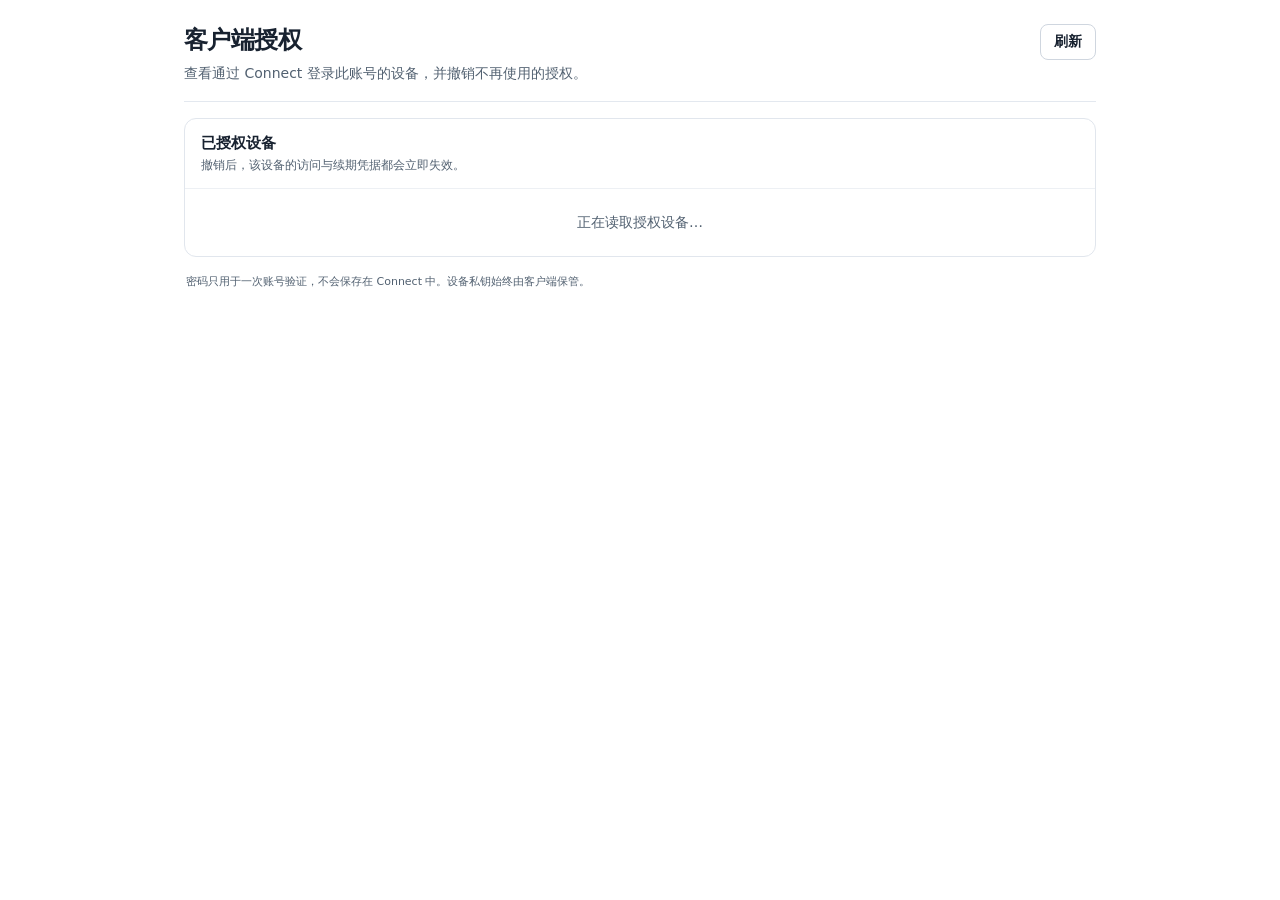
<file: zboard/ui/account/index.html>
<!doctype html>
<html lang="zh-CN">
<head>
  <meta charset="utf-8">
  <meta name="viewport" content="width=device-width,initial-scale=1">
  <title>Connect 客户端授权</title>
  <link rel="stylesheet" href="../style.css">
</head>
<body>
  <main>
    <header class="page-heading compact">
      <div>
        <h1>客户端授权</h1>
        <p>查看通过 Connect 登录此账号的设备，并撤销不再使用的授权。</p>
      </div>
      <button id="refresh" type="button">刷新</button>
    </header>

    <section id="notice" class="notice" role="status" hidden>
      <div class="notice-mark" aria-hidden="true">i</div>
      <div><strong id="notice-title"></strong><p id="notice-detail"></p></div>
    </section>

    <section class="panel">
      <header><h2>已授权设备</h2><p>撤销后，该设备的访问与续期凭据都会立即失效。</p></header>
      <div id="devices" class="device-list" aria-live="polite">
        <p class="empty">正在读取授权设备…</p>
      </div>
    </section>

    <p class="footnote">密码只用于一次账号验证，不会保存在 Connect 中。设备私钥始终由客户端保管。</p>
  </main>
  <script>
    (() => {
      const token = new URLSearchParams(location.hash.slice(1)).get('bridge_token');
      let next = 1;
      const pending = new Map();
      const $ = id => document.getElementById(id);

      addEventListener('message', event => {
        const value = event.data;
        if (event.source !== parent || !value || value.source !== 'zboard-plugin-host' || value.bridge_token !== token) return;
        const item = pending.get(value.request_id);
        if (!item) return;
        pending.delete(value.request_id);
        value.ok ? item.resolve(value.result) : item.reject(new Error(value.error || '宿主拒绝请求'));
      });

      function call(type, payload = {}) {
        return new Promise((resolve, reject) => {
          const request_id = `connect-${next++}`;
          pending.set(request_id, {resolve, reject});
          parent.postMessage({source:'zboard-plugin-ui', bridge_token:token, request_id, type, ...payload}, '*');
        });
      }

      function resize() {
        parent.postMessage({source:'zboard-plugin-ui', bridge_token:token, type:'ui.resize', height:document.documentElement.scrollHeight}, '*');
      }

      function notice(title, detail, error = false) {
        $('notice').hidden = false;
        $('notice').classList.toggle('error', error);
        $('notice-title').textContent = title;
        $('notice-detail').textContent = detail;
        resize();
      }

      function time(value) {
        if (!value) return '—';
        return new Date(value * 1000).toLocaleString();
      }

      function render(items) {
        $('devices').replaceChildren();
        if (!items.length) {
          const empty = document.createElement('p');
          empty.className = 'empty';
          empty.textContent = '当前账号还没有 Connect 授权设备。';
          $('devices').append(empty);
          resize();
          return;
        }
        for (const item of items) {
          const row = document.createElement('article');
          row.className = 'device-row';
          const info = document.createElement('div');
          const title = document.createElement('strong');
          title.textContent = item.device_name || '未命名设备';
          const meta = document.createElement('p');
          meta.textContent = `授权于 ${time(item.authorized_at)} · 最近活动 ${time(item.last_seen_at)}`;
          const source = document.createElement('small');
          source.textContent = `来源标识 ${item.source_id}`;
          info.append(title, meta, source);
          const action = document.createElement('button');
          action.type = 'button';
          action.textContent = item.revoked ? '已撤销' : '撤销';
          action.disabled = item.revoked === true;
          action.addEventListener('click', async () => {
            action.disabled = true;
            action.textContent = '正在撤销…';
            try {
              const result = await call('page.call', {action:'devices.revoke', payload:{device_id:item.device_id}});
              if (!result.revoked) throw new Error('revoke failed');
              await load();
              notice('授权已撤销', '该设备需要重新使用账号密码授权后才能连接。');
            } catch (error) {
              action.disabled = false;
              action.textContent = '撤销';
              notice('撤销失败', '授权状态可能已变化，请刷新后重试。', true);
            }
          });
          row.append(info, action);
          $('devices').append(row);
        }
        resize();
      }

      async function load() {
        $('refresh').disabled = true;
        try {
          const result = await call('page.call', {action:'devices.list', payload:{}});
          if (result.error) throw new Error(result.error);
          render(Array.isArray(result.devices) ? result.devices : []);
        } catch (error) {
          notice('无法读取设备', 'Connect 可能尚未启用，或扩展会话已经失效。', true);
        } finally {
          $('refresh').disabled = false;
        }
      }

      $('refresh').addEventListener('click', load);
      call('context.load').then(() => {
        parent.postMessage({source:'zboard-plugin-ui', bridge_token:token, request_id:`ready-${next++}`, type:'plugin.ready'}, '*');
        return load();
      }).catch(() => notice('页面不可用', '扩展会话已经失效，请重新加载。', true));
    })();
  </script>
</body>
</html>
</file>
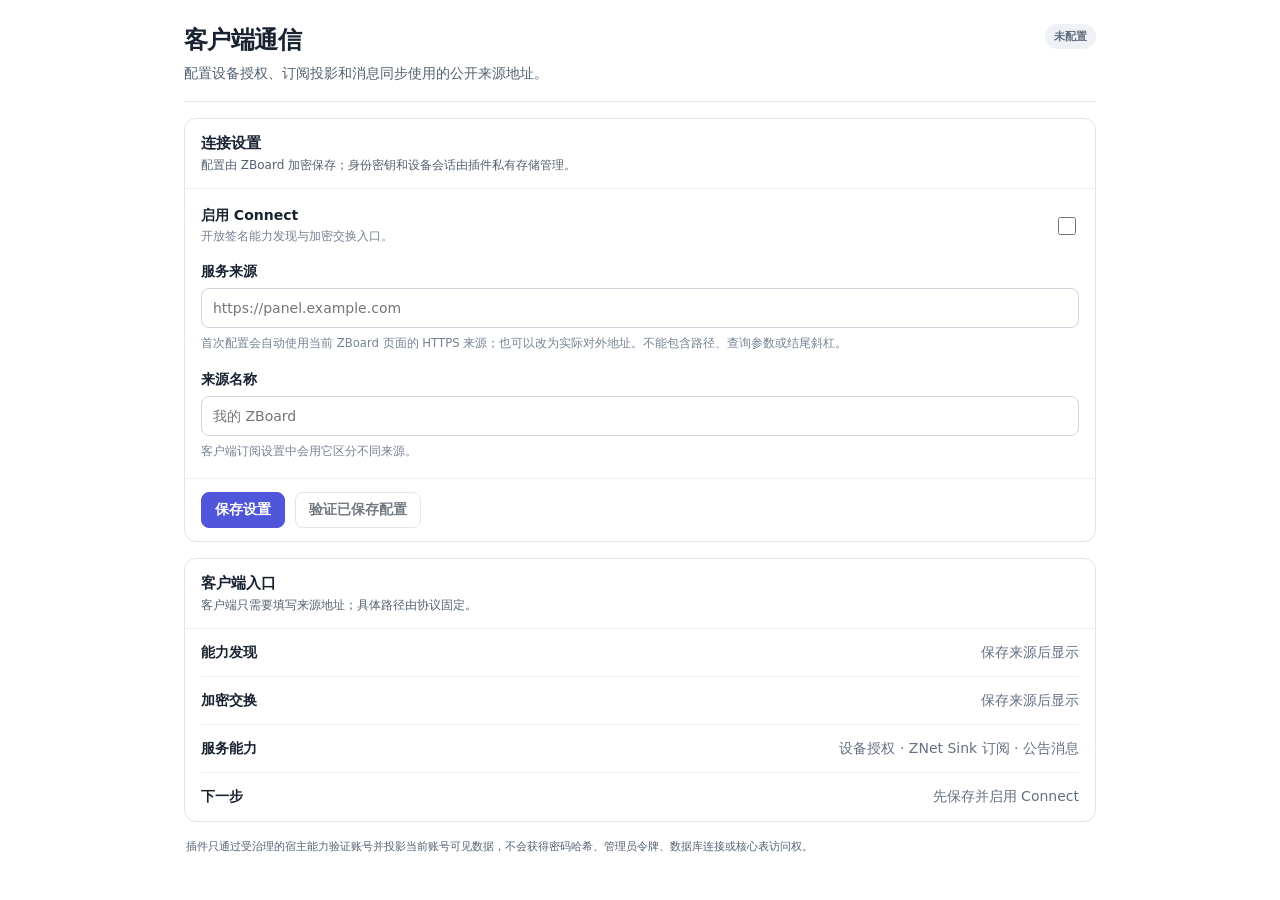
<file: zboard/ui/admin/index.html>
<!doctype html>
<html lang="zh-CN">
<head>
  <meta charset="utf-8">
  <meta name="viewport" content="width=device-width,initial-scale=1">
  <title>Connect 客户端通信</title>
  <link rel="stylesheet" href="../style.css">
</head>
<body>
  <main>
    <header class="page-heading compact">
      <div>
        <h1>客户端通信</h1>
        <p>配置设备授权、订阅投影和消息同步使用的公开来源地址。</p>
      </div>
      <span id="status" class="status-pill">未配置</span>
    </header>

    <section id="notice" class="notice" role="status" hidden>
      <div class="notice-mark" aria-hidden="true">i</div>
      <div><strong id="notice-title"></strong><p id="notice-detail"></p></div>
    </section>

    <form id="settings" class="panel form-panel">
      <header><h2>连接设置</h2><p>配置由 ZBoard 加密保存；身份密钥和设备会话由插件私有存储管理。</p></header>
      <div class="form-body">
        <label class="switch-row">
          <span><strong>启用 Connect</strong><small>开放签名能力发现与加密交换入口。</small></span>
          <input id="enabled" type="checkbox">
        </label>
        <label class="field">
          <span>服务来源</span>
          <input id="provider-id" type="url" inputmode="url" autocomplete="off" spellcheck="false" placeholder="https://panel.example.com" required>
          <small>首次配置会自动使用当前 ZBoard 页面的 HTTPS 来源；也可以改为实际对外地址。不能包含路径、查询参数或结尾斜杠。</small>
        </label>
        <label class="field">
          <span>来源名称</span>
          <input id="display-name" type="text" maxlength="80" autocomplete="off" placeholder="我的 ZBoard">
          <small>客户端订阅设置中会用它区分不同来源。</small>
        </label>
      </div>
      <footer class="form-actions">
        <button id="save" class="primary" type="button">保存设置</button>
        <button id="test" type="button" disabled>验证已保存配置</button>
        <span id="progress" aria-live="polite"></span>
      </footer>
    </form>

    <section class="panel">
      <header><h2>客户端入口</h2><p>客户端只需要填写来源地址；具体路径由协议固定。</p></header>
      <dl class="status-list">
        <div><dt>能力发现</dt><dd id="capabilities-url">保存来源后显示</dd></div>
        <div><dt>加密交换</dt><dd id="exchange-url">保存来源后显示</dd></div>
        <div><dt>服务能力</dt><dd>设备授权 · ZNet Sink 订阅 · 公告消息</dd></div>
        <div><dt>下一步</dt><dd id="next-step">先保存并启用 Connect</dd></div>
      </dl>
    </section>

    <p class="footnote">插件只通过受治理的宿主能力验证账号并投影当前账号可见数据，不会获得密码哈希、管理员令牌、数据库连接或核心表访问权。</p>
  </main>
  <script>
    (() => {
      const token = new URLSearchParams(location.hash.slice(1)).get('bridge_token');
      let next = 1;
      let revision = 0;
      let configured = false;
      let busy = false;
      let dirty = false;
      const pending = new Map();
      const $ = id => document.getElementById(id);

      addEventListener('message', event => {
        const value = event.data;
        if (event.source !== parent || !value || value.source !== 'zboard-plugin-host' || value.bridge_token !== token) return;
        const item = pending.get(value.request_id);
        if (!item) return;
        pending.delete(value.request_id);
        value.ok ? item.resolve(value.result) : item.reject(new Error(value.error || '宿主拒绝请求'));
      });

      function call(type, payload = {}) {
        return new Promise((resolve, reject) => {
          const request_id = `connect-${next++}`;
          pending.set(request_id, {resolve, reject});
          parent.postMessage({source:'zboard-plugin-ui', bridge_token:token, request_id, type, ...payload}, '*');
        });
      }

      function setBusy(nextBusy, text = '') {
        updateActions(nextBusy);
        window.requestAnimationFrame(resize);
        $('progress').textContent = text;
      }

      function updateActions(nextBusy = busy) {
        busy = nextBusy;
        $('save').disabled = busy;
        $('test').disabled = busy || !configured || dirty;
      }

      function showNotice(title, detail, error = false) {
        $('notice').hidden = false;
        $('notice').classList.toggle('error', error);
        $('notice-title').textContent = title;
        $('notice-detail').textContent = detail;
        resize();
      }

      function renderEndpoint() {
        const origin = $('provider-id').value.trim().replace(/\/$/, '');
        $('capabilities-url').textContent = origin ? `${origin}/.well-known/zerodenet-connect/v1/capabilities` : '保存来源后显示';
        $('exchange-url').textContent = origin ? `${origin}/.well-known/zerodenet-connect/v1/exchange` : '保存来源后显示';
      }

      function normalizedOrigin(value) {
        let url;
        try {
          url = new URL(value);
        } catch {
          throw new Error('服务来源必须是完整的 HTTPS 地址。');
        }
        if (url.protocol !== 'https:') throw new Error('服务来源必须使用 HTTPS。');
        if (url.username || url.password || (url.pathname && url.pathname !== '/') || url.search || url.hash) {
          throw new Error('服务来源只能填写站点来源，不能包含账号、路径、查询参数或锚点。');
        }
        return url.origin;
      }

      function currentSiteOrigin(context) {
        const candidates = [context && context.site_url, location.href];
        for (const candidate of candidates) {
          if (typeof candidate !== 'string' || !candidate) continue;
          try {
            const origin = new URL(candidate).origin;
            if (origin.startsWith('https://')) return origin;
          } catch {}
        }
        return '';
      }

      function configFromForm() {
        return {
          enabled: $('enabled').checked,
          provider_id: normalizedOrigin($('provider-id').value.trim()),
          display_name: $('display-name').value.trim() || 'ZBoard'
        };
      }

      function sameConfig(left, right) {
        return left.enabled === right.enabled &&
          left.provider_id === right.provider_id &&
          left.display_name === right.display_name;
      }

      function applyView(view, context = {}) {
        revision = view.revision || 0;
        configured = view.configured === true;
        const config = view.config || {};
        $('enabled').checked = configured && config.enabled === true;
        $('provider-id').value = configured && typeof config.provider_id === 'string'
          ? config.provider_id
          : currentSiteOrigin(context);
        $('display-name').value = configured && typeof config.display_name === 'string'
          ? config.display_name
          : 'ZBoard';
        dirty = false;
        $('status').textContent = !configured ? '未配置' : config.enabled ? '已启用' : '已停用';
        $('status').className = `status-pill ${configured && config.enabled ? 'success' : ''}`;
        $('next-step').textContent = configured && config.enabled
          ? `在 ZNet Sink 的 Connect 管理页添加来源：${config.provider_id}`
          : configured
            ? '当前配置已保存；启用 Connect 后客户端才可连接'
            : '确认来源地址，启用 Connect 并保存';
        renderEndpoint();
        updateActions(false);
      }

      function markDirty() {
        if (busy) return;
        dirty = true;
        $('status').textContent = '有未保存更改';
        $('status').className = 'status-pill warning';
        $('next-step').textContent = '保存当前更改后再到客户端添加来源';
        updateActions(false);
      }

      function resize() {
        parent.postMessage({source:'zboard-plugin-ui', bridge_token:token, type:'ui.resize', height:document.documentElement.scrollHeight}, '*');
      }

      $('provider-id').addEventListener('input', () => { renderEndpoint(); markDirty(); });
      $('display-name').addEventListener('input', markDirty);
      $('enabled').addEventListener('change', markDirty);
      async function saveSettings() {
        setBusy(true, '正在保存…');
        try {
          const config = configFromForm();
          const saved = await call('config.save', {revision, config});
          const view = await call('config.load');
          const persisted = view.config || {};
          if (!view.configured || view.revision !== saved.revision || !sameConfig(config, persisted)) {
            throw new Error('宿主没有返回刚刚保存的配置；为避免显示错误状态，本页未将操作标记为成功。');
          }
          applyView(view);
          showNotice(
            config.enabled ? '设置已保存并启用' : '设置已保存但仍停用',
            config.enabled
              ? `下一步：在 ZNet Sink 的 Connect 管理页添加来源 ${config.provider_id}，然后授权设备。`
              : '如需客户端连接，请勾选“启用 Connect”后再次保存。'
          );
        } catch (error) {
          showNotice('保存失败', error instanceof Error ? error.message : '宿主未能保存设置，请重新加载后再试。', true);
        } finally {
          updateActions(false);
          $('progress').textContent = '';
        }
      }

      // ZBoard intentionally sandboxes plugin frames without allow-forms. Saving
      // must stay inside the governed postMessage bridge instead of relying on a
      // native form submission, even when that submission would be prevented.
      $('save').addEventListener('click', saveSettings);
      $('settings').addEventListener('submit', event => event.preventDefault());

      $('test').addEventListener('click', async () => {
        setBusy(true, '正在验证…');
        try {
          const view = await call('config.load');
          if (!view.configured) throw new Error('尚未保存配置。');
          if (view.config?.enabled !== true) throw new Error('配置已经保存，但 Connect 仍处于停用状态。');
          await call('config.test');
          applyView(view);
          showNotice('已保存的配置有效', `下一步：在 ZNet Sink 的 Connect 管理页添加来源 ${view.config.provider_id}，然后授权设备。`);
        } catch (error) {
          showNotice('验证失败', error instanceof Error ? error.message : '请检查 HTTPS 来源地址并先保存设置。', true);
        } finally {
          updateActions(false);
          $('progress').textContent = '';
        }
      });

      Promise.all([call('context.load'), call('config.load')]).then(([context, view]) => {
        applyView(view, context);
        parent.postMessage({source:'zboard-plugin-ui', bridge_token:token, request_id:`ready-${next++}`, type:'plugin.ready'}, '*');
        resize();
      }).catch(error => showNotice('无法读取配置', error instanceof Error ? error.message : '扩展会话可能已经失效，请重新加载页面。', true));
    })();
  </script>
</body>
</html>
</file>
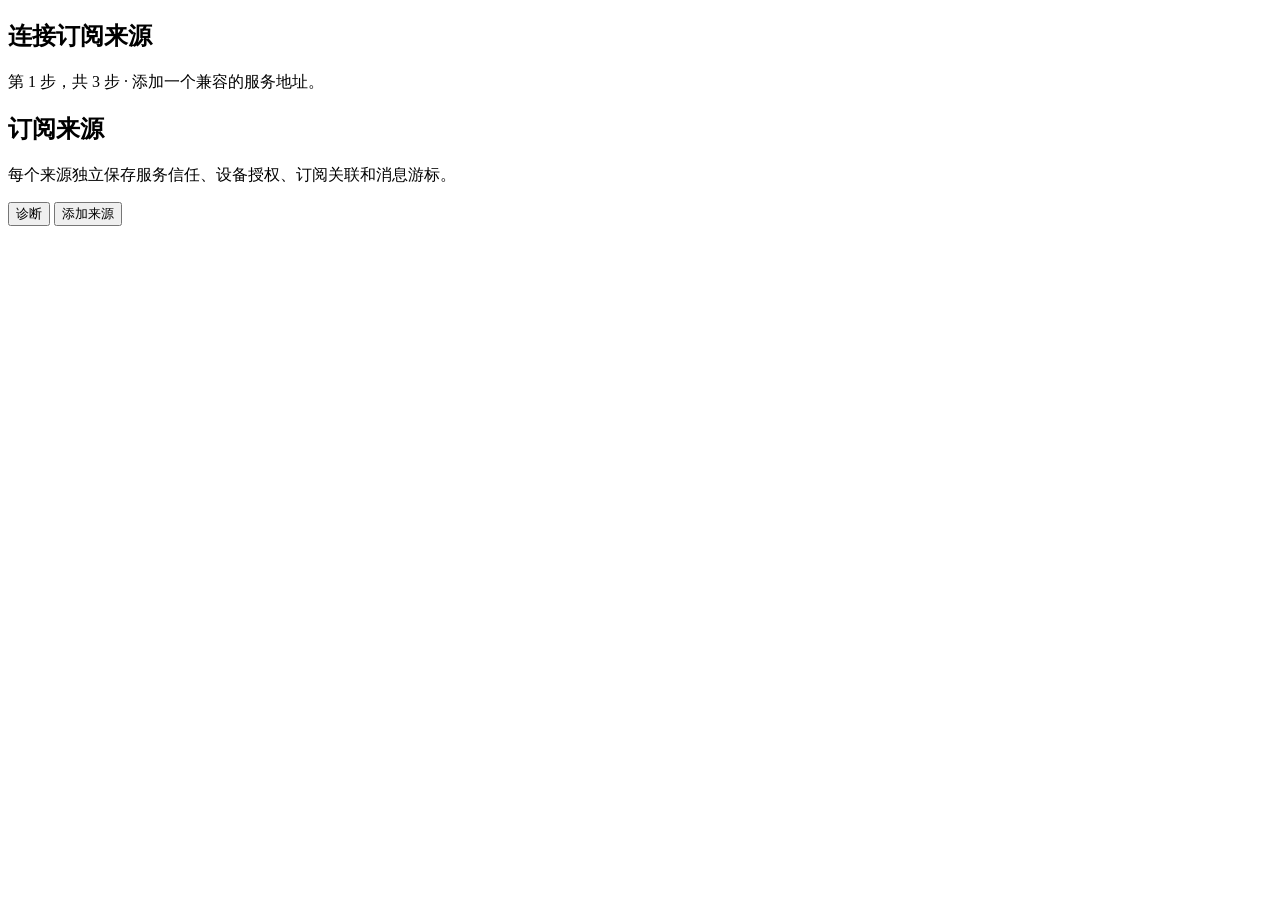
<file: znet-sink/ui/management.html>
<!doctype html>
<html lang="zh-CN">
<head>
  <meta charset="utf-8">
  <meta name="viewport" content="width=device-width,initial-scale=1">
  <title>Connect 管理</title>
</head>
<body>
  <main data-znet-layout="settings">
    <section data-znet-settings-content>
      <header data-znet-page-header>
        <h1 id="pageTitle">连接订阅来源</h1>
        <p id="pageDescription">第 1 步，共 3 步 · 添加一个兼容的服务地址。</p>
      </header>
      <div id="notice" class="connect-notice" data-znet-notice hidden role="status" aria-live="polite"></div>

      <section id="view-sources" data-znet-view>
        <div data-znet-panel>
          <div data-znet-panel-header>
            <h2>订阅来源</h2>
            <p>每个来源独立保存服务信任、设备授权、订阅关联和消息游标。</p>
          </div>
          <div id="sourceList" data-znet-status-list></div>
          <div data-znet-actions>
            <button type="button" data-variant="ghost" data-open-diagnostics>诊断</button>
            <button id="addSource" type="button" data-variant="primary">添加来源</button>
          </div>
        </div>
      </section>

      <section id="view-source" data-znet-view hidden>
        <div data-znet-panel>
          <div data-znet-panel-header>
            <h2>服务来源</h2>
            <p>这些设置只保存在本机。保存后再检查服务是否支持 Connect。</p>
          </div>
          <div data-znet-fields>
            <label data-znet-field>
              <span>名称</span>
              <input id="sourceName" maxlength="80" placeholder="我的 ZBoard">
              <small>用于在客户端中区分不同来源。</small>
            </label>
            <label data-znet-field>
              <span>服务地址</span>
              <input id="providerOrigin" type="url" inputmode="url" placeholder="https://panel.example.com">
              <small>填写 HTTPS 主机和可选端口，不包含路径。</small>
            </label>
            <div data-znet-field>
              <span id="networkPathLabel">连接方式</span>
              <div data-znet-select>
                <button id="networkPath" type="button" data-znet-select-trigger aria-haspopup="listbox" aria-expanded="false" aria-labelledby="networkPathLabel networkPathValue">
                  <span id="networkPathValue">直接连接</span>
                  <svg data-znet-select-icon viewBox="0 0 20 20" fill="none" aria-hidden="true">
                    <path d="m5 7.5 5 5 5-5" stroke="currentColor" stroke-width="1.7" stroke-linecap="round" stroke-linejoin="round"></path>
                  </svg>
                </button>
                <div id="networkPathOptions" data-znet-select-content role="listbox" aria-labelledby="networkPathLabel" hidden>
                  <button type="button" data-znet-select-option role="option" data-value="direct" aria-selected="true">直接连接</button>
                  <button type="button" data-znet-select-option role="option" data-value="core" aria-selected="false">通过代理内核</button>
                </div>
              </div>
            </div>
            <div data-znet-field>
              <span id="syncIntervalLabel">自动同步</span>
              <div id="syncIntervals" class="connect-sync-options" role="radiogroup" aria-labelledby="syncIntervalLabel">
                <button type="button" role="radio" data-sync-interval="0" aria-checked="false">手动</button>
                <button type="button" role="radio" data-sync-interval="900" aria-checked="true">15 分钟</button>
                <button type="button" role="radio" data-sync-interval="1800" aria-checked="false">30 分钟</button>
                <button type="button" role="radio" data-sync-interval="3600" aria-checked="false">1 小时</button>
                <button type="button" role="radio" data-sync-interval="21600" aria-checked="false">6 小时</button>
                <button type="button" role="radio" data-sync-interval="86400" aria-checked="false">24 小时</button>
              </div>
              <small>客户端运行时按此间隔检查订阅与新消息；手动模式不会在后台发送消息通知。</small>
            </div>
          </div>
          <div data-znet-actions>
            <button id="backSources" type="button" data-variant="ghost">返回来源列表</button>
            <button type="button" data-variant="ghost" data-open-diagnostics>诊断</button>
            <button id="save" type="button" data-variant="primary">保存并检查</button>
          </div>
        </div>
      </section>

      <section id="view-service" data-znet-view hidden>
        <div data-znet-panel>
          <div data-znet-panel-header>
            <h2 id="serviceTitle">正在确认服务</h2>
            <p id="serviceDescription">只在打开此页或主动重试时检测，不会在后台持续刷新。</p>
          </div>
          <dl data-znet-summary>
            <div><dt>来源</dt><dd id="serviceSource">—</dd></div>
            <div><dt>连接方式</dt><dd id="servicePath">—</dd></div>
          </dl>
          <div id="serviceResult" data-znet-callout>
            <strong>正在检测</strong>
            正在确认该服务是否支持 Connect。
          </div>
          <div data-znet-actions>
            <button id="backServiceSources" type="button" data-variant="ghost">返回来源列表</button>
            <button id="editSource" type="button" data-variant="ghost">修改来源</button>
            <button type="button" data-variant="ghost" data-open-diagnostics>诊断</button>
            <button id="refresh" type="button" data-variant="outline">重新检测</button>
            <button id="continueAccount" type="button" data-variant="primary" hidden>继续</button>
          </div>
        </div>
      </section>

      <section id="view-account" data-znet-view hidden>
        <div data-znet-panel>
          <div data-znet-panel-header>
            <h2>授权此设备</h2>
            <p>使用服务账号完成一次设备授权。</p>
          </div>
          <div data-znet-callout>
            <strong>密码不会保存</strong>
            密码只用于本次授权，不写入普通配置、状态或诊断结果。
          </div>
          <div data-znet-fields>
            <label data-znet-field><span>账号</span><input id="account" autocomplete="username"></label>
            <label data-znet-field><span>密码</span><input id="password" type="password" autocomplete="current-password"></label>
          </div>
          <div data-znet-actions>
            <button id="backService" type="button" data-variant="ghost">返回</button>
            <button id="login" type="button" data-variant="primary">授权并继续</button>
          </div>
        </div>
      </section>

      <section id="view-subscriptions" data-znet-view hidden>
        <div data-znet-panel>
          <div data-znet-panel-header>
            <h2>选择订阅</h2>
            <p id="subscriptionHint">选择要交给客户端托管的订阅，然后确认关联。</p>
          </div>
          <div id="subscriptionList" data-znet-callout>
            <strong>正在读取订阅</strong>
            授权完成后会在这里显示可用订阅。
          </div>
          <div data-znet-actions>
            <button id="backAccount" type="button" data-variant="ghost">返回</button>
            <button id="retrySubscriptions" type="button" data-variant="outline">重新读取订阅</button>
            <button id="bindSubscription" type="button" data-variant="primary" disabled>确认关联</button>
          </div>
        </div>
      </section>

      <section id="view-complete" data-znet-view hidden>
        <div data-znet-panel>
          <div data-znet-panel-header>
            <h2>连接完成</h2>
            <p>此来源已交给客户端现有的托管订阅流程。</p>
          </div>
          <dl data-znet-summary>
            <div><dt>名称</dt><dd id="completeName">—</dd></div>
            <div><dt>服务</dt><dd id="completeOrigin">—</dd></div>
            <div><dt>账号</dt><dd id="completeAccount">—</dd></div>
            <div><dt>自动同步</dt><dd id="completeSyncInterval">每 15 分钟</dd></div>
          </dl>
          <div data-znet-actions>
            <button id="backCompleteSources" type="button" data-variant="ghost">返回来源列表</button>
            <button id="manageSource" type="button" data-variant="ghost">管理来源</button>
            <button id="removeSource" type="button" data-variant="ghost">移除来源</button>
            <button id="changeSubscription" type="button" data-variant="outline">切换订阅</button>
            <button id="syncNow" type="button" data-variant="primary">立即同步</button>
          </div>
        </div>
        <div data-znet-panel>
          <div data-znet-panel-header>
            <h2>服务消息</h2>
            <p>消息由服务只读投影到客户端；打开后会同步已读状态。</p>
          </div>
          <div id="messageList" data-znet-status-list>
            <div data-znet-callout><strong>尚未同步消息</strong>点击“立即同步”读取最近消息。</div>
          </div>
        </div>
      </section>

      <section id="view-diagnostics" data-znet-view hidden>
        <div data-znet-panel>
          <div data-znet-panel-header>
            <h2>技术诊断</h2>
            <p>只在需要排查问题时查看，不影响来源配置。</p>
          </div>
          <pre id="diagnostics" data-znet-code>尚未运行</pre>
          <div data-znet-actions>
            <button id="resetLocal" type="button" data-variant="ghost">清除本机关联</button>
            <button id="closeDiagnostics" type="button" data-variant="ghost">返回</button>
            <button id="diagnose" type="button" data-variant="outline">运行诊断</button>
          </div>
        </div>
      </section>
      <dialog id="messageDialog" class="connect-message-dialog" aria-labelledby="messageDetailTitle" aria-describedby="messageDetailBody">
        <div class="connect-message-dialog-header">
          <h2 id="messageDetailTitle">服务消息</h2>
          <p id="messageDetailMeta"></p>
        </div>
        <div id="messageDetailBody" class="connect-message-dialog-body"></div>
        <div class="connect-message-dialog-footer">
          <button id="closeMessage" type="button" data-variant="outline">关闭</button>
        </div>
      </dialog>
    </section>
  </main>

</body>
</html>
</file>
<file: zboard/ui/style.css>
:root {
  color-scheme: light dark;
  font-family: Inter, ui-sans-serif, system-ui, -apple-system, BlinkMacSystemFont, "Segoe UI", sans-serif;
  background: transparent;
  color: #182230;
}

* { box-sizing: border-box; }

body {
  margin: 0;
  background: transparent;
  font-size: 14px;
}

[hidden] { display: none !important; }

main {
  width: min(960px, 100%);
  margin: 0 auto;
  padding: 24px;
  display: grid;
  gap: 16px;
}

h1, h2, p { margin: 0; }
h1 { margin-top: 3px; font-size: 24px; letter-spacing: -.025em; }
h2 { font-size: 15px; }

p {
  color: #526171;
  line-height: 1.65;
}

.page-heading {
  display: flex;
  align-items: flex-start;
  justify-content: space-between;
  gap: 20px;
  padding-bottom: 16px;
  border-bottom: 1px solid #e3e8ef;
}

.page-heading > div > p:last-child { margin-top: 6px; }
.page-heading.compact h1 { margin-top: 0; }
.eyebrow { color: #6366f1; font-size: 11px; font-weight: 750; letter-spacing: .1em; }
.status-pill { flex: 0 0 auto; padding: 5px 9px; border-radius: 999px; font-size: 11px; font-weight: 700; }
.status-pill { background: #eef1f5; color: #5e6b7a; }
.status-pill.warning { background: #fff4d6; color: #9a5b00; }
.status-pill.success { background: #e7f7ee; color: #16834a; }

.notice {
  display: grid;
  grid-template-columns: 28px minmax(0, 1fr);
  gap: 12px;
  padding: 14px 16px;
  border: 1px solid #efcd83;
  border-radius: 10px;
  background: #fff9e9;
}

.notice-mark { display: grid; place-items: center; width: 24px; height: 24px; border-radius: 50%; background: #f5a623; color: white; font-weight: 800; }
.notice strong { display: block; margin-bottom: 3px; }
.notice.error { background: #fff1f1; border-color: #efb2b2; }
.notice.error .notice-mark { background: #d14343; }

.panel {
  overflow: hidden;
  border: 1px solid #e1e6ed;
  border-radius: 12px;
  background: #fff;
}
.panel > header { padding: 15px 16px 12px; border-bottom: 1px solid #edf0f4; }
.panel > header p { margin-top: 3px; font-size: 12px; }

.status-list { margin: 0; padding: 0 16px; }
.status-list > div {
  display: flex;
  align-items: center;
  justify-content: space-between;
  gap: 24px;
  min-height: 48px;
  border-bottom: 1px solid #edf0f4;
}
.status-list > div:last-child { border-bottom: 0; }

dt { font-weight: 650; }
dd { margin: 0; color: #637182; text-align: right; overflow-wrap: anywhere; }
.state { display: inline-flex; align-items: center; gap: 6px; font-size: 12px; font-weight: 650; }
.state::before { content: ''; width: 7px; height: 7px; border-radius: 50%; background: currentColor; }
.state.ready { color: #16834a; }
.state.waiting { color: #9a6a16; }

.capability-grid { display: grid; grid-template-columns: repeat(3, minmax(0, 1fr)); }
.capability-grid article { min-width: 0; padding: 16px; }
.capability-grid article + article { border-left: 1px solid #edf0f4; }
.capability-grid strong { display: block; margin-bottom: 5px; }
.capability-grid p { font-size: 12px; }
.footnote { padding-inline: 2px; font-size: 11px; }

.form-body { display: grid; gap: 18px; padding: 18px 16px; }
.field { display: grid; gap: 7px; }
.field > span, .switch-row strong { font-weight: 650; }
.field small, .switch-row small { color: #758293; line-height: 1.5; }
.switch-row { display: flex; justify-content: space-between; align-items: center; gap: 24px; }
.switch-row > span { display: grid; gap: 3px; }
input[type="text"], input[type="url"] {
  width: 100%;
  min-height: 40px;
  padding: 8px 11px;
  border: 1px solid #cfd6df;
  border-radius: 8px;
  background: #fff;
  color: inherit;
  font: inherit;
  outline: none;
}
input[type="text"]:focus, input[type="url"]:focus { border-color: #6d72e8; box-shadow: 0 0 0 3px rgba(99,102,241,.12); }
input[type="checkbox"] { width: 18px; height: 18px; accent-color: #4f56d9; }
.form-actions { display: flex; align-items: center; gap: 10px; padding: 13px 16px; border-top: 1px solid #edf0f4; }
button {
  min-height: 36px;
  padding: 7px 13px;
  border: 1px solid #cfd6df;
  border-radius: 8px;
  background: #fff;
  color: inherit;
  font: inherit;
  font-weight: 650;
  cursor: pointer;
}
button.primary { border-color: #4f56d9; background: #4f56d9; color: #fff; }
button:disabled { cursor: wait; opacity: .6; }
#progress { color: #758293; font-size: 12px; }
.device-list { display: grid; }
.device-row { display: flex; align-items: center; justify-content: space-between; gap: 20px; padding: 15px 16px; }
.device-row + .device-row { border-top: 1px solid #edf0f4; }
.device-row p { margin-top: 4px; font-size: 12px; }
.device-row small { display: block; margin-top: 3px; color: #758293; overflow-wrap: anywhere; }
.empty { padding: 22px 16px; text-align: center; }

@media (max-width: 680px) {
  main { padding: 16px; }
  .page-heading { align-items: flex-start; }
  .capability-grid { grid-template-columns: 1fr; }
  .capability-grid article + article { border-left: 0; border-top: 1px solid #edf0f4; }
  .status-list > div { align-items: flex-start; flex-direction: column; gap: 4px; padding-block: 11px; }
  dd { text-align: left; }
  .form-actions { align-items: stretch; flex-direction: column; }
  .device-row { align-items: stretch; flex-direction: column; }
}

@media (prefers-color-scheme: dark) {
  :root { color: #edf2f7; }
  p, dd { color: #aeb9c6; }
  .page-heading, .panel, .panel > header, .status-list > div, .capability-grid article + article { border-color: #303b49; }
  .panel { background: #171d26; }
  .notice { background: #2d2719; border-color: #715a28; }
  .notice.error { background: #321f22; border-color: #744148; }
  .status-pill.warning { background: #332a18; color: #e9bd60; }
  .status-pill { background: #252d38; color: #b9c3cf; }
  .status-pill.success { background: #193527; color: #69d293; }
  input[type="text"], input[type="url"], button { background: #171d26; border-color: #3a4655; }
  button.primary { background: #6970e8; border-color: #6970e8; color: #fff; }
  .form-actions { border-color: #303b49; }
  .device-row + .device-row { border-color: #303b49; }
}
</file>
